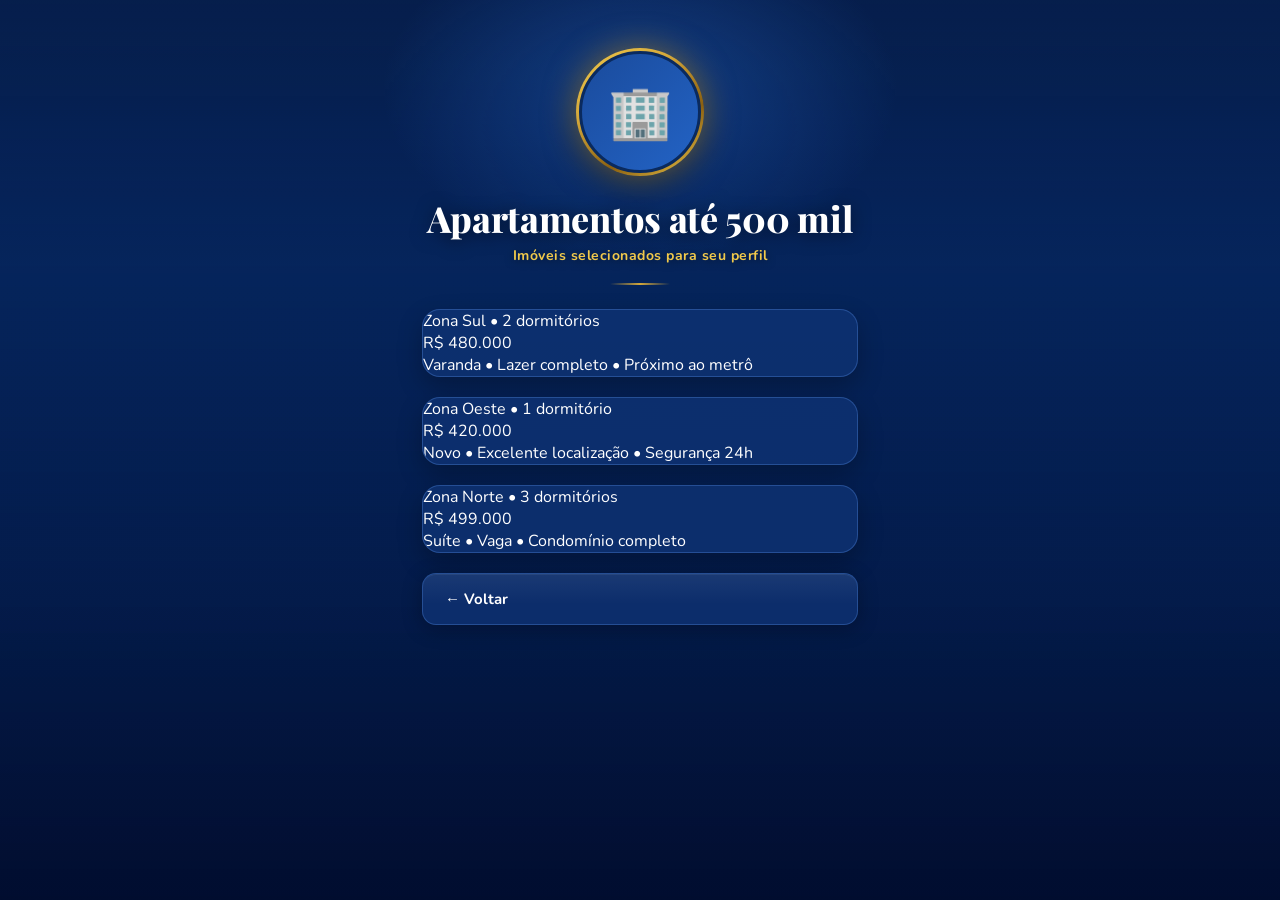
<file: apartamento.html>
<!DOCTYPE html>
<html lang="pt-BR">
<head>
  <meta charset="UTF-8" />
  <meta name="viewport" content="width=device-width, initial-scale=1.0"/>

  <title>Apartamentos até 500 mil</title>

  <link href="https://fonts.googleapis.com/css2?family=Playfair+Display:wght@700;800&family=Nunito:wght@400;600;700;800&display=swap" rel="stylesheet">

  <link rel="stylesheet" href="./style.css" />
  <link rel="stylesheet" href="./apartamentos.css" />
</head>

<body>

<div class="bg">
  <div class="bg-city"></div>
  <div class="bg-glow"></div>
  <div class="bg-particles" id="particles"></div>
</div>

<div class="wrapper">

  <div class="avatar-ring">
    <div class="avatar-placeholder">🏢</div>
  </div>

  <h1 class="profile-name">Apartamentos até 500 mil</h1>
  <p class="profile-sub">Imóveis selecionados para seu perfil</p>

  <div class="divider"></div>

  <div class="property-list">

    <div class="property-card" data-imovel="Apartamento na Zona Sul - 2 dormitórios - R$480 mil">
      <div class="property-title">Zona Sul • 2 dormitórios</div>
      <div class="property-price">R$ 480.000</div>
      <div class="property-desc">Varanda • Lazer completo • Próximo ao metrô</div>
    </div>

    <div class="property-card" data-imovel="Apartamento na Zona Oeste - 1 dormitório - R$420 mil">
      <div class="property-title">Zona Oeste • 1 dormitório</div>
      <div class="property-price">R$ 420.000</div>
      <div class="property-desc">Novo • Excelente localização • Segurança 24h</div>
    </div>

    <div class="property-card" data-imovel="Apartamento na Zona Norte - 3 dormitórios - R$499 mil">
      <div class="property-title">Zona Norte • 3 dormitórios</div>
      <div class="property-price">R$ 499.000</div>
      <div class="property-desc">Suíte • Vaga • Condomínio completo</div>
    </div>

    <a href="index.html" class="btn">
      ← Voltar
    </a>

  </div>

</div>

<script src="./apartamentos.js"></script>

</body>
</html>
</file>
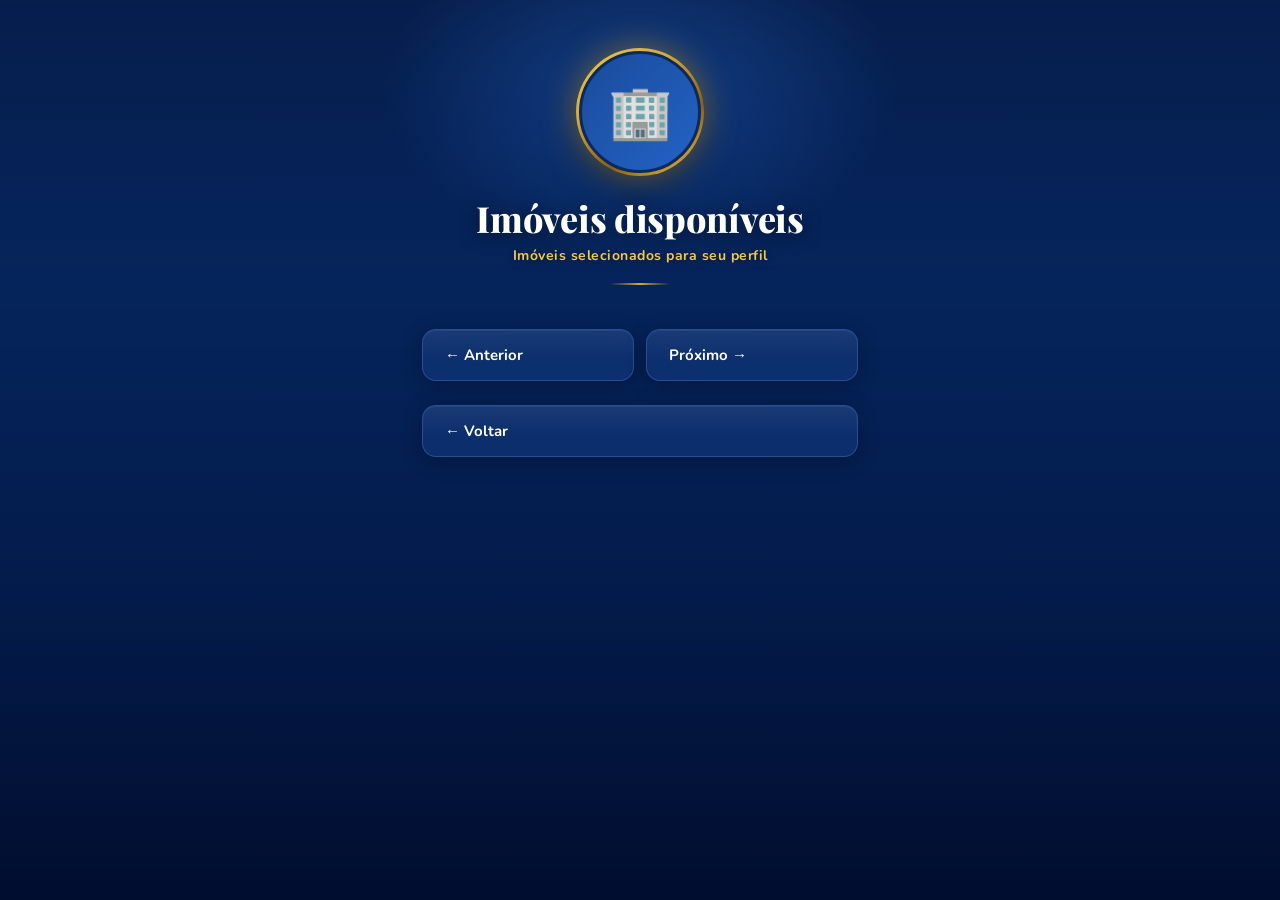
<file: apartamentos.html>
<!DOCTYPE html>
<html lang="pt-BR">
<head>
  <meta charset="UTF-8">
  <meta name="viewport" content="width=device-width, initial-scale=1.0">
  <title>Imóveis Disponíveis</title>

  <link href="https://fonts.googleapis.com/css2?family=Playfair+Display:wght@700;800&family=Nunito:wght@400;600;700;800&display=swap" rel="stylesheet">

  <link rel="stylesheet" href="./style.css">
  <link rel="stylesheet" href="./apartamentos.css">
</head>
<body>

<div class="bg">
  <div class="bg-city"></div>
  <div class="bg-glow"></div>
</div>

<div class="wrapper">
  <div class="avatar-ring">
    <div class="avatar-placeholder">🏢</div>
  </div>

  <h1 class="profile-name">Imóveis disponíveis</h1>
  <p class="profile-sub">Imóveis selecionados para seu perfil</p>

  <div class="divider"></div>

  <div id="propertyList" class="property-list"></div>

  <div class="pagination">
    <button id="prevBtn" class="btn">← Anterior</button>
    <button id="nextBtn" class="btn">Próximo →</button>
  </div>

  <a href="index.html" class="btn back-button">← Voltar</a>
</div>

<script src="./apartamentos.js"></script>
</body>
</html>
</file>
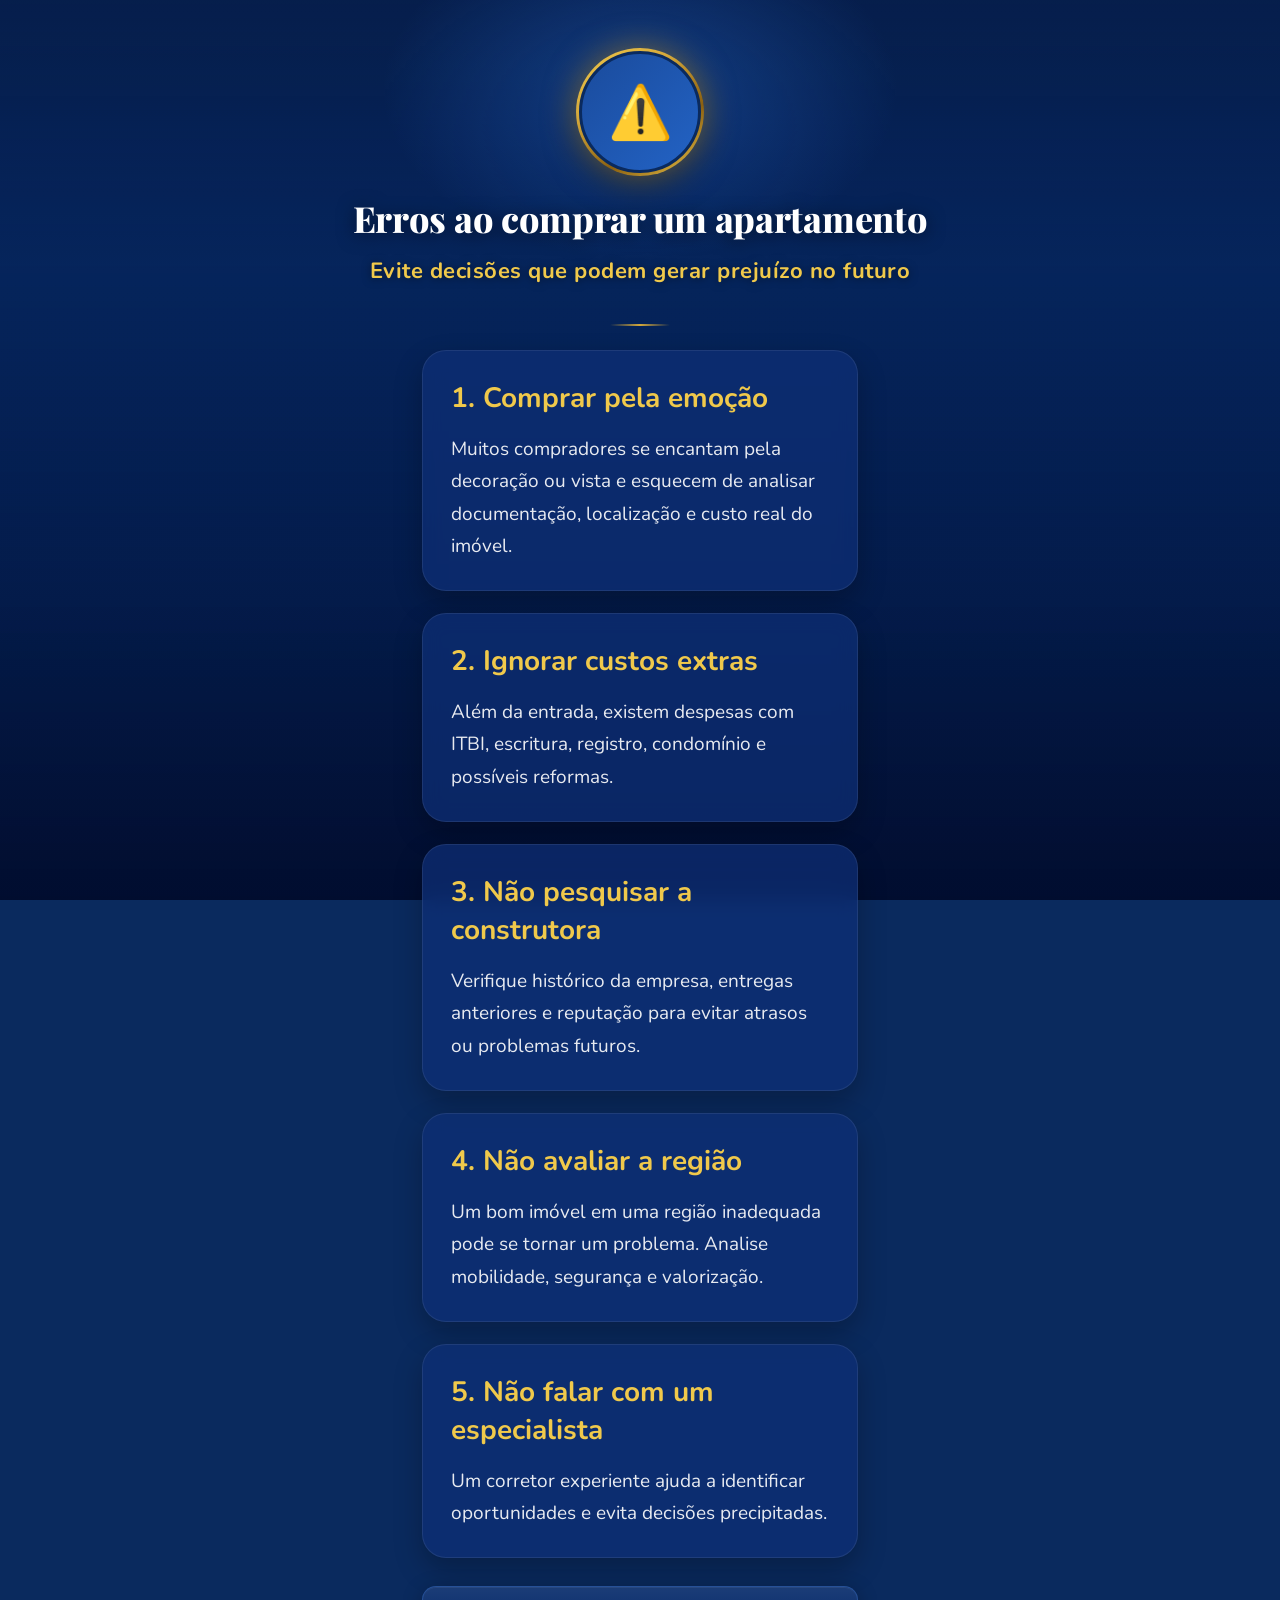
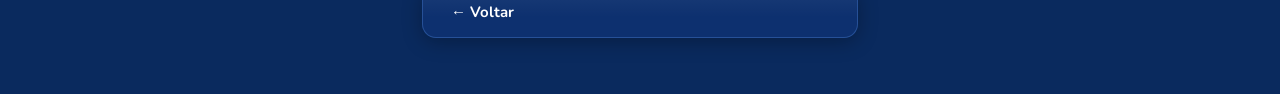
<file: erro-compra.html>
<!DOCTYPE html>
<html lang="pt-BR">
<head>
  <meta charset="UTF-8">
  <meta name="viewport" content="width=device-width, initial-scale=1.0">
  <title>Erros ao comprar um apartamento</title>

  <link href="https://fonts.googleapis.com/css2?family=Playfair+Display:wght@700;800&family=Nunito:wght@400;600;700;800&display=swap" rel="stylesheet">

  <link rel="stylesheet" href="./style.css">
  <link rel="stylesheet" href="./erro-compra.css">
</head>
<body>

<div class="bg">
  <div class="bg-city"></div>
  <div class="bg-glow"></div>
</div>

<div class="wrapper">

  <div class="avatar-ring">
    <div class="avatar-placeholder">⚠️</div>
  </div>

  <h1 class="profile-name">Erros ao comprar um apartamento</h1>
  <p class="profile-sub">Evite decisões que podem gerar prejuízo no futuro</p>

  <div class="divider"></div>

  <div class="tips-container">

    <div class="tip-card">
      <h3>1. Comprar pela emoção</h3>
      <p>
        Muitos compradores se encantam pela decoração ou vista e esquecem de analisar
        documentação, localização e custo real do imóvel.
      </p>
    </div>

    <div class="tip-card">
      <h3>2. Ignorar custos extras</h3>
      <p>
        Além da entrada, existem despesas com ITBI, escritura, registro,
        condomínio e possíveis reformas.
      </p>
    </div>

    <div class="tip-card">
      <h3>3. Não pesquisar a construtora</h3>
      <p>
        Verifique histórico da empresa, entregas anteriores e reputação
        para evitar atrasos ou problemas futuros.
      </p>
    </div>

    <div class="tip-card">
      <h3>4. Não avaliar a região</h3>
      <p>
        Um bom imóvel em uma região inadequada pode se tornar um problema.
        Analise mobilidade, segurança e valorização.
      </p>
    </div>

    <div class="tip-card">
      <h3>5. Não falar com um especialista</h3>
      <p>
        Um corretor experiente ajuda a identificar oportunidades e evita
        decisões precipitadas.
      </p>
    </div>

  </div>

  <a href="index.html" class="btn back-button">
    ← Voltar
  </a>

</div>

</body>
</html>
</file>
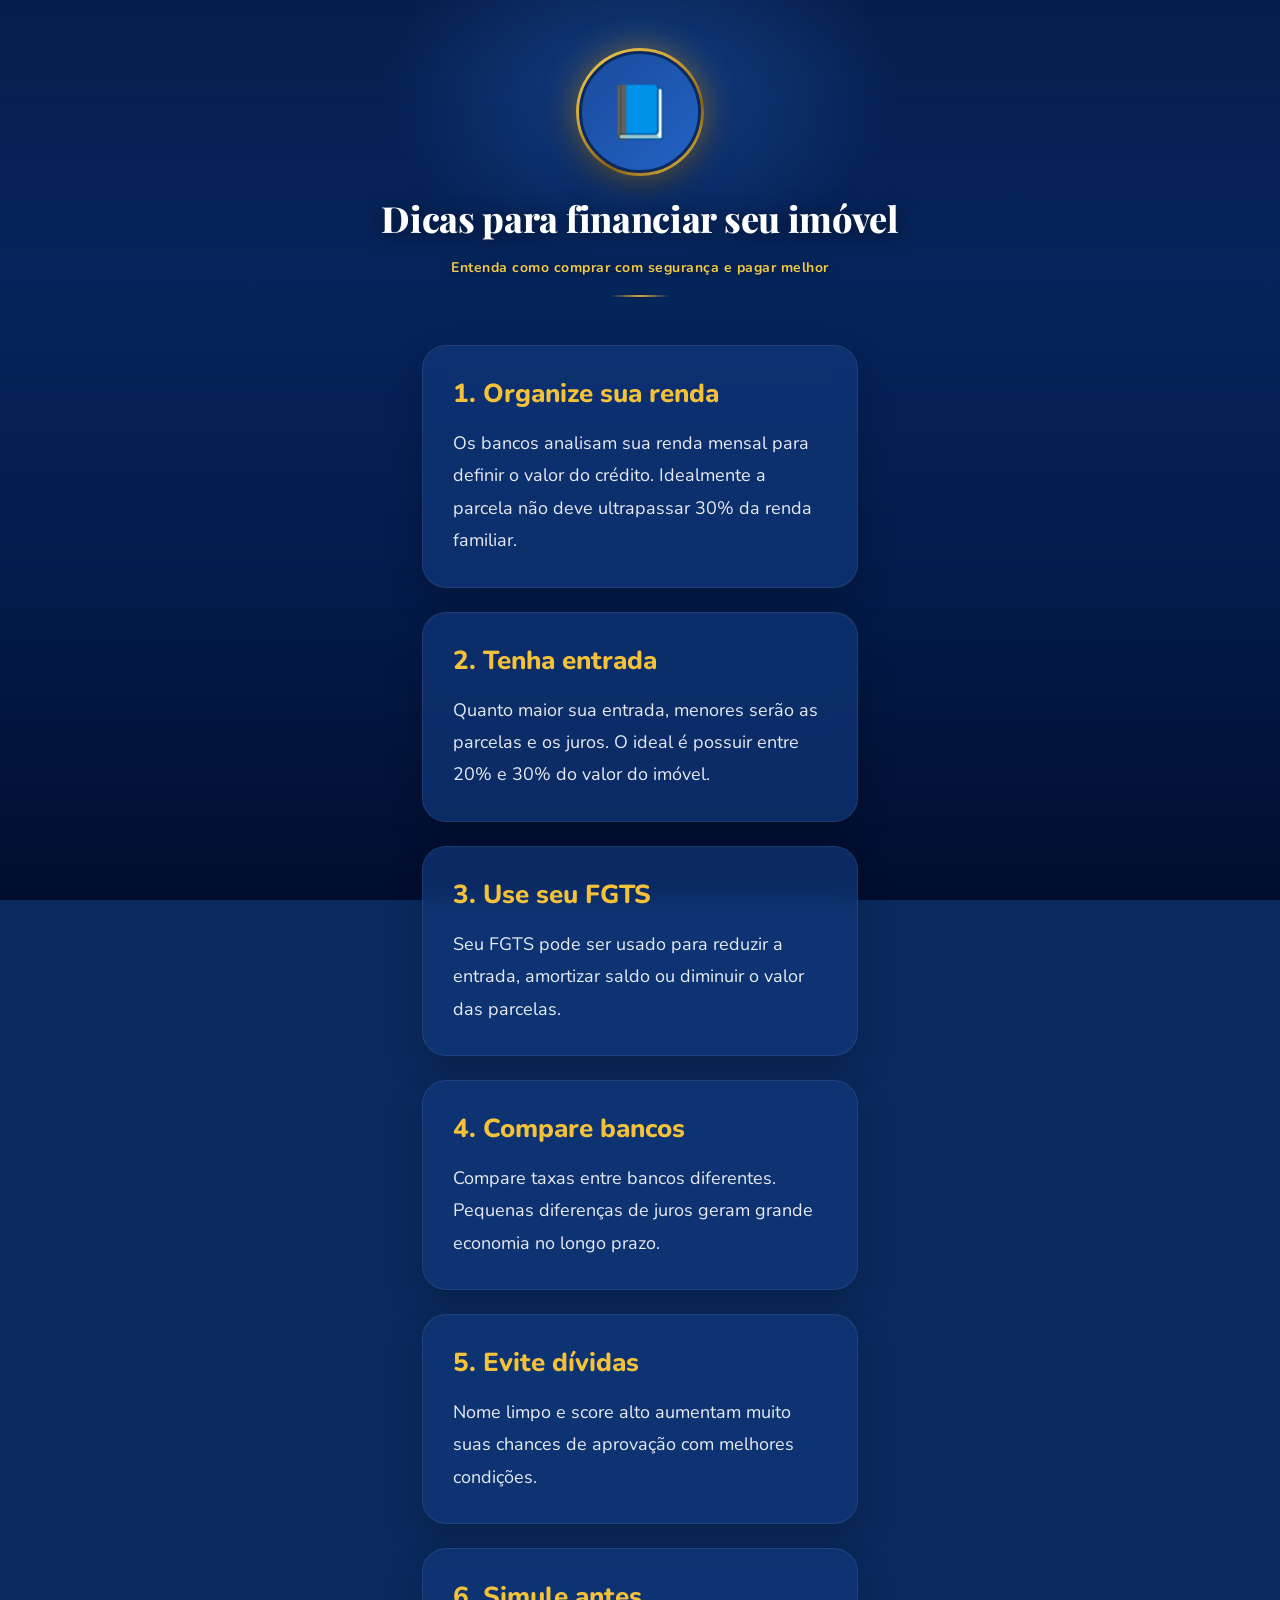
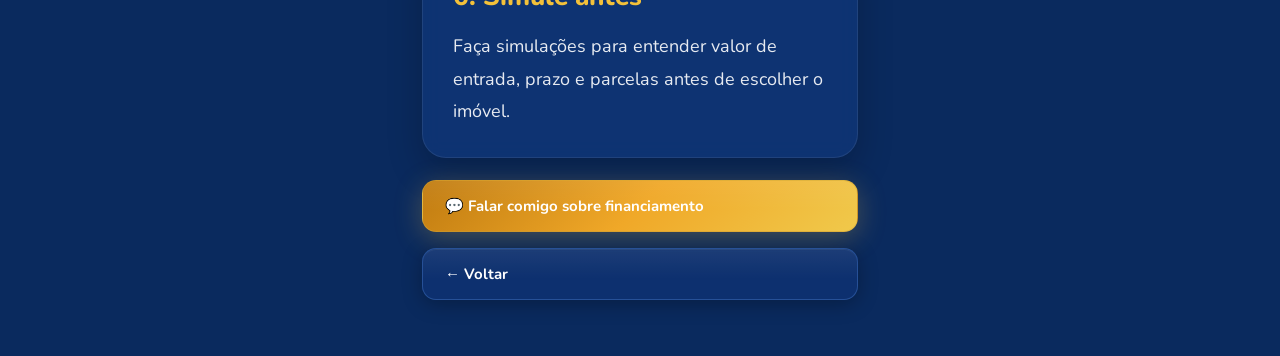
<file: financiamento.html>
<!DOCTYPE html>
<html lang="pt-BR">
<head>
  <meta charset="UTF-8">
  <meta name="viewport" content="width=device-width, initial-scale=1.0">
  <title>Dicas para Financiar seu Imóvel</title>

  <link href="https://fonts.googleapis.com/css2?family=Playfair+Display:wght@700;800&family=Nunito:wght@400;600;700;800&display=swap" rel="stylesheet">

  <link rel="stylesheet" href="./style.css">
  <link rel="stylesheet" href="./financiamento.css">
</head>
<body>

<div class="bg">
  <div class="bg-city"></div>
  <div class="bg-glow"></div>
</div>

<div class="wrapper">

  <div class="avatar-ring">
    <div class="avatar-placeholder">📘</div>
  </div>

  <h1 class="profile-name">Dicas para financiar seu imóvel</h1>
  <p class="profile-sub">Entenda como comprar com segurança e pagar melhor</p>

  <div class="divider"></div>

  <div class="tips-grid">

    <div class="tip-card">
      <h3>1. Organize sua renda</h3>
      <p>
        Os bancos analisam sua renda mensal para definir o valor do crédito.
        Idealmente a parcela não deve ultrapassar 30% da renda familiar.
      </p>
    </div>

    <div class="tip-card">
      <h3>2. Tenha entrada</h3>
      <p>
        Quanto maior sua entrada, menores serão as parcelas e os juros.
        O ideal é possuir entre 20% e 30% do valor do imóvel.
      </p>
    </div>

    <div class="tip-card">
      <h3>3. Use seu FGTS</h3>
      <p>
        Seu FGTS pode ser usado para reduzir a entrada, amortizar saldo
        ou diminuir o valor das parcelas.
      </p>
    </div>

    <div class="tip-card">
      <h3>4. Compare bancos</h3>
      <p>
        Compare taxas entre bancos diferentes. Pequenas diferenças de juros
        geram grande economia no longo prazo.
      </p>
    </div>

    <div class="tip-card">
      <h3>5. Evite dívidas</h3>
      <p>
        Nome limpo e score alto aumentam muito suas chances de aprovação
        com melhores condições.
      </p>
    </div>

    <div class="tip-card">
      <h3>6. Simule antes</h3>
      <p>
        Faça simulações para entender valor de entrada, prazo e parcelas
        antes de escolher o imóvel.
      </p>
    </div>

  </div>

 <a href="https://wa.me/5511940671399" target="_blank" class="btn btn-gold contact-btn">
  💬 Falar comigo sobre financiamento
</a>

<a href="index.html" class="btn back-button">
  ← Voltar
</a>

</div>

</body>
</html>
</file>
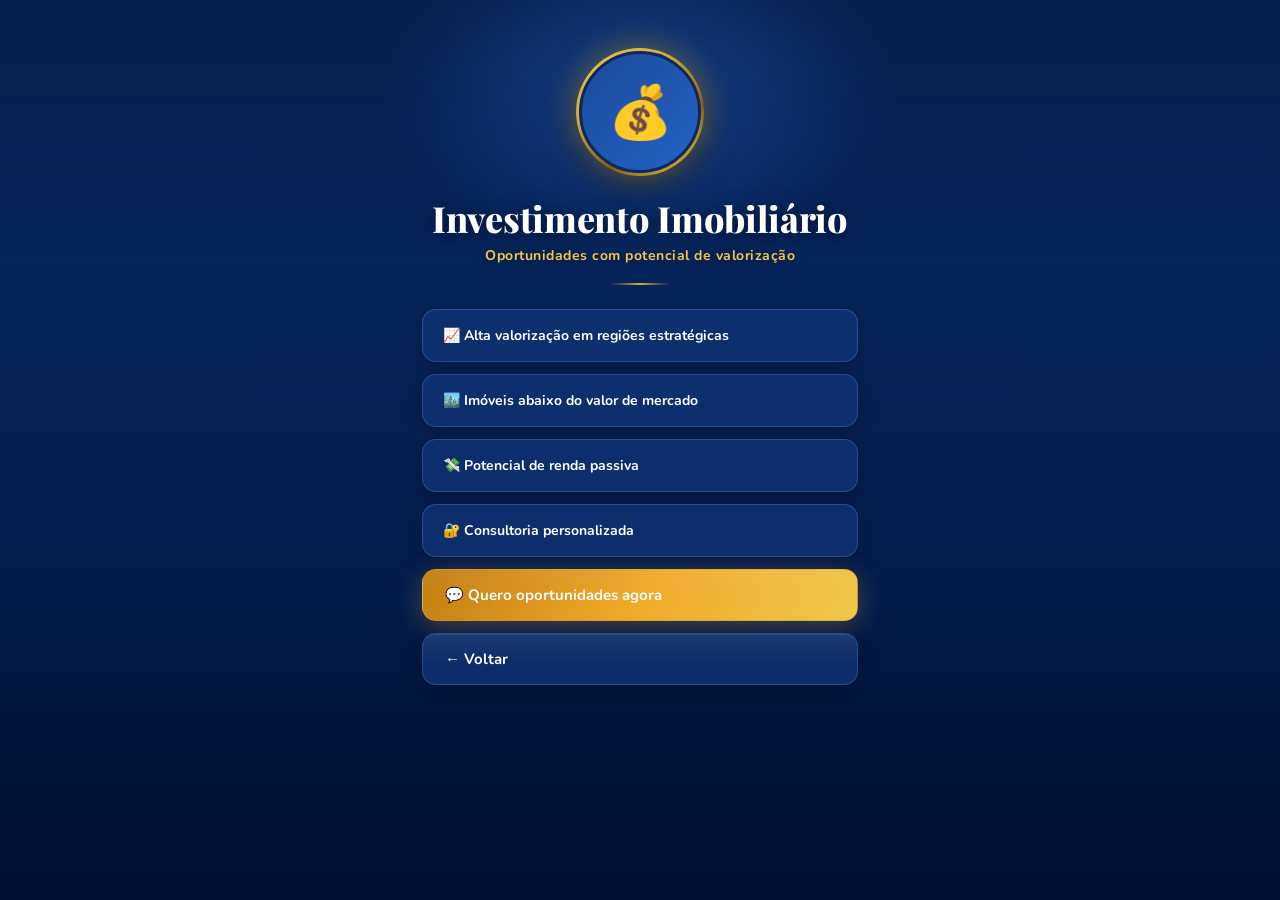
<file: investimento.html>
<!DOCTYPE html>
<html lang="pt-BR">
<head>
  <meta charset="UTF-8" />
  <meta name="viewport" content="width=device-width, initial-scale=1.0"/>

  <title>Oportunidades de Investimento</title>

  <link href="https://fonts.googleapis.com/css2?family=Playfair+Display:wght@700;800&family=Nunito:wght@400;600;700;800&display=swap" rel="stylesheet">

  <link rel="stylesheet" href="./style.css" />
  <link rel="stylesheet" href="./investimento.css" />
</head>

<body>

<div class="bg">
  <div class="bg-city"></div>
  <div class="bg-glow"></div>
  <div class="bg-particles" id="particles"></div>
</div>

<div class="wrapper">

  <div class="avatar-ring">
    <div class="avatar-placeholder">💰</div>
  </div>

  <h1 class="profile-name">Investimento Imobiliário</h1>
  <p class="profile-sub">Oportunidades com potencial de valorização</p>

  <div class="divider"></div>

  <div class="links">

    <div class="info-card">
      <div class="info-item">📈 Alta valorização em regiões estratégicas</div>
      <div class="info-item">🏙️ Imóveis abaixo do valor de mercado</div>
      <div class="info-item">💸 Potencial de renda passiva</div>
      <div class="info-item">🔐 Consultoria personalizada</div>
    </div>

    <a id="btnWhatsapp" href="#" class="btn btn-gold">
      💬 Quero oportunidades agora
    </a>

    <a href="index.html" class="btn">
      ← Voltar
    </a>

  </div>

</div>

<script src="./investimento.js"></script>

</body>
</html>
</file>
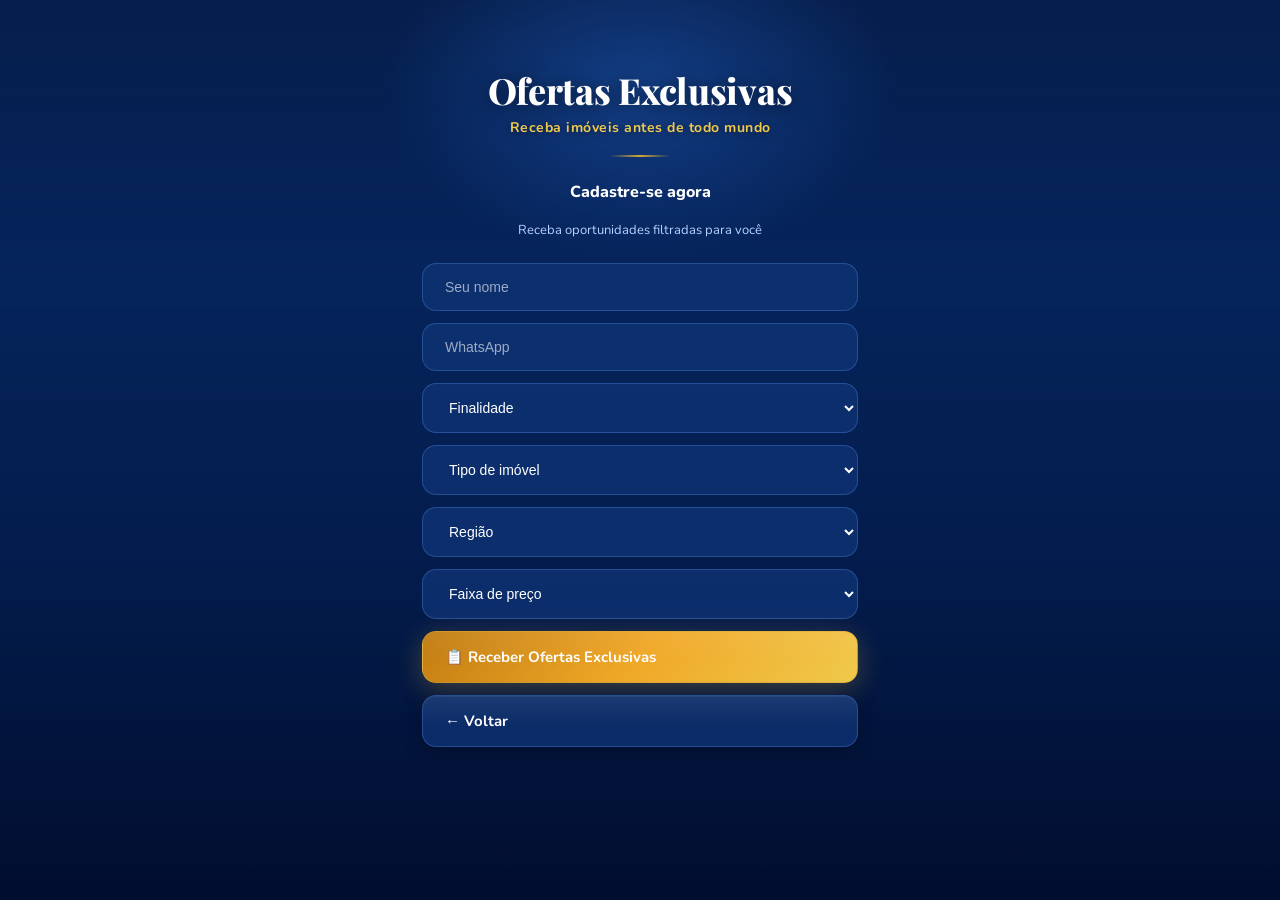
<file: oferta.html>
<!DOCTYPE html>
<html lang="pt-BR">
<head>
  <meta charset="UTF-8" />
  <meta name="viewport" content="width=device-width, initial-scale=1.0"/>

  <title>Ofertas Exclusivas</title>

  <!-- FONTES -->
  <link href="https://fonts.googleapis.com/css2?family=Playfair+Display:wght@700;800&family=Nunito:wght@400;600;700;800&display=swap" rel="stylesheet">

  <!-- 🔥 IMPORTANTE: primeiro o global -->
  <link rel="stylesheet" href="./style.css" />

  <!-- depois o específico -->
  <link rel="stylesheet" href="./oferta.css" />
</head>

<body>

<!-- BACKGROUND (igual index) -->
<div class="bg">
  <div class="bg-city"></div>
  <div class="bg-glow"></div>
  <div class="bg-particles" id="particles"></div>
</div>

<div class="wrapper">
  <!-- TÍTULO -->
  <h1 class="profile-name">Ofertas Exclusivas</h1>
  <p class="profile-sub">Receba imóveis antes de todo mundo</p>

  <div class="divider"></div>

  <!-- FORM -->
  <div class="links">

    <div class="form-title">Cadastre-se agora</div>
    <div class="form-sub">Receba oportunidades filtradas para você</div>

    <form id="leadForm" class="form-card">

      <input class="form-input" type="text" id="nome" placeholder="Seu nome" required />

      <input class="form-input" type="text" id="whatsapp" placeholder="WhatsApp" required />

      <select class="form-input" id="finalidade">
        <option value="">Finalidade</option>  
        <option>Moradia</option>
        <option>Investimento</option>        
      </select>

      <select class="form-input" id="tipologia">
        <option value="">Tipo de imóvel</option>  
        <option>Apartamento studio</option>
        <option>Apartamento 1 dormitório</option>
        <option>Apartamento 2 dormitórios</option>
        <option>Apartamento 3 dormitórios</option>   
      </select>

      <select class="form-input" id="regiao">
        <option value="">Região</option>  
        <option>Centro</option>
        <option>Sul</option>
        <option>Leste</option>
        <option>Norte</option>
        <option>Oeste</option>   
      </select>

      <select class="form-input" id="faixaPreco">
        <option value="">Faixa de preço</option>
        <option>Até 300 mil</option>
        <option>300 a 500 mil</option>
        <option>500 mil+</option>
      </select>

      <button class="btn btn-gold" type="submit">
        📋 Receber Ofertas Exclusivas
      </button>

    </form>

    <!-- VOLTAR -->
    <a href="index.html" class="btn">
      ← Voltar
    </a>

  </div>

</div>

<script src="./oferta.js"></script>

</body>
</html>
</file>
<file: style.css>
*, *::before, *::after { box-sizing: border-box; margin: 0; padding: 0; }

:root {
  --gold:   #d4a83a;
  --gold2:  #f0c94b;
  --blue1:  #0a2a5e;
  --blue2:  #1a4b9c;
  --blue3:  #2363c5;
  --btn-bg: rgba(15,50,115,0.82);
  --btn-border: rgba(100,160,255,0.28);
  --btn-hover: rgba(30,80,170,0.95);
  --green:  #25d366;
  --green2: #1da851;
  --amber:  #c07b10;
  --amber2: #f0a828;
  --white:  #ffffff;
  --text-sub: #b8d0ff;
}

html, body {
  min-height: 100%;
}

body {
  font-family: 'Nunito', sans-serif;
  background: var(--blue1);
  display: flex;
  justify-content: center;
  align-items: flex-start;
  min-height: 100vh;
  overflow-x: hidden;
}

/* ── BACKGROUND ── */
.bg {
  position: fixed;
  inset: 0;
  z-index: 0;
  overflow: hidden;
}
.bg-city {
  width: 100%;
  height: 100%;
  background:
    linear-gradient(180deg,
      rgba(4,16,50,0.45) 0%,
      rgba(8,35,85,0.60) 30%,
      rgba(6,25,65,0.78) 65%,
      rgba(3,12,40,0.92) 100%
    ),
    url('https://images.unsplash.com/photo-1543059080-f9b1272213d5?w=1000&q=85&fit=crop&crop=top') center top/cover no-repeat;
  filter: saturate(1.2) brightness(0.95);
}
.bg-glow {
  position: absolute;
  top: -80px;
  left: 50%;
  transform: translateX(-50%);
  width: 520px;
  height: 340px;
  background: radial-gradient(ellipse, rgba(36,99,197,0.45) 0%, transparent 70%);
  pointer-events: none;
}
.bg-particles {
  position: absolute;
  inset: 0;
  pointer-events: none;
}
.particle {
  position: absolute;
  border-radius: 50%;
  background: rgba(212,168,58,0.18);
  animation: drift linear infinite;
}

@keyframes drift {
  0%   { transform: translateY(0) scale(1); opacity: 0; }
  10%  { opacity: 1; }
  90%  { opacity: 0.6; }
  100% { transform: translateY(-120vh) scale(0.4); opacity: 0; }
}

/* ── WRAPPER ── */
.wrapper {
  position: relative;
  z-index: 1;
  width: 100%;
  max-width: 480px;
  padding: 48px 22px 56px;
  display: flex;
  flex-direction: column;
  align-items: center;
  gap: 0;
}

/* ── AVATAR ── */
.avatar-ring {
  width: 128px;
  height: 128px;
  border-radius: 50%;
  padding: 3px;
  background: linear-gradient(145deg, var(--gold2), var(--gold), #8b6010, var(--gold2));
  box-shadow: 0 0 32px rgba(212,168,58,0.5), 0 8px 32px rgba(0,0,0,0.5);
  animation: fadeDown 0.7s ease both;
  flex-shrink: 0;
}
.avatar-ring img {
  width: 100%;
  height: 100%;
  border-radius: 50%;
  object-fit: cover;
  border: 3px solid var(--blue1);
  display: block;
}
.avatar-placeholder {
  width: 100%;
  height: 100%;
  border-radius: 50%;
  background: linear-gradient(135deg, var(--blue2), var(--blue3));
  border: 3px solid var(--blue1);
  display: flex;
  align-items: center;
  justify-content: center;
  font-size: 52px;
}

/* ── NAME / SUBTITLE ── */
.profile-name {
  font-family: 'Playfair Display', serif;
  font-size: clamp(28px, 7vw, 36px);
  font-weight: 800;
  color: var(--white);
  text-align: center;
  text-shadow: 0 2px 18px rgba(0,0,0,0.6);
  margin-top: 18px;
  animation: fadeDown 0.75s 0.1s ease both;
  letter-spacing: -0.3px;
}
.profile-sub {
  font-size: 14px;
  font-weight: 700;
  color: var(--gold2);
  text-align: center;
  letter-spacing: 0.5px;
  margin-top: 4px;
  text-shadow: 0 1px 8px rgba(0,0,0,0.5);
  animation: fadeDown 0.75s 0.18s ease both;
}

/* ── DIVIDER ── */
.divider {
  width: 60px;
  height: 2px;
  background: linear-gradient(90deg, transparent, var(--gold), transparent);
  margin: 18px auto 24px;
  animation: fadeDown 0.75s 0.22s ease both;
}

/* ── BUTTONS ── */
.links {
  width: 100%;
  display: flex;
  flex-direction: column;
  gap: 12px;
}

.btn {
  width: 100%;
  display: flex;
  align-items: center;
  gap: 14px;
  padding: 15px 22px;
  border-radius: 14px;
  border: 1px solid var(--btn-border);
  background: var(--btn-bg);
  backdrop-filter: blur(10px);
  -webkit-backdrop-filter: blur(10px);
  color: var(--white);
  font-family: 'Nunito', sans-serif;
  font-size: 15px;
  font-weight: 700;
  text-decoration: none;
  cursor: pointer;
  transition: transform 0.18s ease, background 0.2s ease, box-shadow 0.2s ease, border-color 0.2s ease;
  box-shadow: 0 4px 20px rgba(0,0,0,0.28), inset 0 1px 0 rgba(255,255,255,0.06);
  position: relative;
  overflow: hidden;
}
.btn::after {
  content: '';
  position: absolute;
  inset: 0;
  background: linear-gradient(180deg, rgba(255,255,255,0.06) 0%, transparent 60%);
  pointer-events: none;
  border-radius: inherit;
}
.btn:hover {
  transform: translateY(-3px) scale(1.012);
  background: var(--btn-hover);
  border-color: rgba(140,190,255,0.45);
  box-shadow: 0 10px 36px rgba(0,0,0,0.4), 0 0 16px rgba(60,120,255,0.25);
}
.btn:active {
  transform: translateY(0) scale(0.99);
}

/* Ripple */
.btn .ripple {
  position: absolute;
  border-radius: 50%;
  background: rgba(255,255,255,0.22);
  transform: scale(0);
  animation: rippleAnim 0.5s ease-out forwards;
  pointer-events: none;
}
@keyframes rippleAnim {
  to { transform: scale(4); opacity: 0; }
}

.btn-icon {
  font-size: 22px;
  flex-shrink: 0;
  line-height: 1;
  filter: drop-shadow(0 1px 3px rgba(0,0,0,0.4));
}
.btn-label { flex: 1; text-align: left; line-height: 1.2; }

/* WhatsApp CTA */
.btn-whatsapp {
  background: linear-gradient(135deg, var(--green2), var(--green));
  border-color: rgba(37,211,102,0.4);
  font-size: 16px;
  padding: 17px 22px;
  box-shadow: 0 6px 28px rgba(37,211,102,0.35);
}
.btn-whatsapp:hover {
  background: linear-gradient(135deg, #17c459, #2fe374);
  border-color: rgba(37,211,102,0.7);
  box-shadow: 0 12px 40px rgba(37,211,102,0.5);
}

/* Gold CTA */
.btn-gold {
  background: linear-gradient(135deg, var(--amber), var(--amber2), var(--gold2));
  border-color: rgba(212,168,58,0.5);
  box-shadow: 0 6px 28px rgba(212,168,58,0.3);
}
.btn-gold:hover {
  background: linear-gradient(135deg, #d08a1a, #f5bc3a, #ffe580);
  border-color: rgba(212,168,58,0.8);
  box-shadow: 0 12px 40px rgba(212,168,58,0.5);
}

/* ── SOCIAL ── */
.social-section {
  width: 100%;
  margin-top: 30px;
  text-align: center;
}
.social-label {
  font-size: 12px;
  font-weight: 700;
  color: var(--text-sub);
  letter-spacing: 1.4px;
  text-transform: uppercase;
  display: flex;
  align-items: center;
  gap: 10px;
  justify-content: center;
  margin-bottom: 18px;
}
.social-label::before, .social-label::after {
  content: '';
  flex: 1;
  max-width: 60px;
  height: 1px;
  background: linear-gradient(90deg, transparent, rgba(120,170,255,0.4));
}
.social-label::after {
  background: linear-gradient(90deg, rgba(120,170,255,0.4), transparent);
}

.social-icons {
  display: flex;
  justify-content: center;
  gap: 20px;
}
.social-btn {
  display: flex;
  flex-direction: column;
  align-items: center;
  gap: 7px;
  text-decoration: none;
  color: var(--white);
  font-size: 11px;
  font-weight: 700;
  letter-spacing: 0.3px;
  transition: transform 0.2s ease;
}
.social-btn:hover { transform: translateY(-4px) scale(1.08); }
.social-icon {
  width: 58px;
  height: 58px;
  border-radius: 16px;
  display: flex;
  align-items: center;
  justify-content: center;
  font-size: 28px;
  box-shadow: 0 6px 22px rgba(0,0,0,0.4);
  transition: box-shadow 0.2s;
}
.social-btn:hover .social-icon { box-shadow: 0 12px 32px rgba(0,0,0,0.5); }

.icon-instagram { background: linear-gradient(135deg,#f09433,#e6683c,#dc2743,#cc2366,#bc1888); }
.icon-tiktok    { background: #010101; }
.icon-whatsapp  { background: linear-gradient(135deg, #25d366, #128c7e); }

/* ── FOOTER ── */
.footer {
  margin-top: 36px;
  font-size: 11px;
  color: rgba(180,200,255,0.4);
  text-align: center;
  letter-spacing: 0.3px;
}

/* ── ANIMATIONS ── */
@keyframes fadeDown {
  from { opacity: 0; transform: translateY(-14px); }
  to   { opacity: 1; transform: translateY(0); }
}

.btn { opacity: 0; animation: fadeUp 0.55s ease both; }
@keyframes fadeUp {
  from { opacity: 0; transform: translateY(20px); }
  to   { opacity: 1; transform: translateY(0); }
}

.social-section { opacity: 0; animation: fadeUp 0.55s ease both; }
</file>
<file: apartamentos.css>
.property-list {
  width: 100%;
  display: flex;
  flex-direction: column;
  gap: 20px;
}

.property-card {
  background: var(--btn-bg);
  border: 1px solid var(--btn-border);
  border-radius: 18px;
  overflow: hidden;
  color: white;
  transition: all 0.25s ease;
  box-shadow: 0 10px 25px rgba(0,0,0,0.25);
}

.property-card:hover {
  transform: translateY(-4px);
  background: var(--btn-hover);
}

.property-card img {
  width: 100%;
  height: 220px;
  object-fit: cover;
  display: block;
}

.property-content {
  padding: 18px;
}

.property-content h3 {
  font-size: 22px;
  margin-bottom: 8px;
}

.property-content p {
  color: var(--text-sub);
  margin-bottom: 12px;
}

.property-content strong {
  display: block;
  color: var(--gold2);
  font-size: 22px;
  margin-bottom: 16px;
}

.property-actions {
  display: flex;
  gap: 10px;
  flex-wrap: wrap;
}

.property-actions .btn {
  flex: 1;
  text-align: center; 
}

.pagination {
  display: flex;
  gap: 12px;
  width: 100%;
  margin-top: 20px;
}

.pagination .btn {
  flex: 1;
}

.empty-message {
  text-align: center;
  color: white;
  padding: 30px;
}

.back-button {
  margin-top: 24px;
}

button:disabled {
  opacity: 0.45;
  cursor: not-allowed;
  pointer-events: none;
}
</file>
<file: erro-compra.css>
.profile-name {
  font-family: 'Playfair Display', serif;
  font-size: clamp(28px, 7vw, 36px);
  font-weight: 800;
  color: white;
  text-align: center;
  margin-bottom: 10px;
  white-space: nowrap;
}

.profile-sub {
  text-align: center;
  color: var(--gold2);
  font-size: 22px;
  margin-bottom: 20px;
  white-space: nowrap;
}

.tips-container {
  width: 100%;
  max-width: 760px;
  display: flex;
  flex-direction: column;
  gap: 22px;
  margin: 0 auto;
}

.tip-card {
  width: 100%;
  background: rgba(15, 48, 120, 0.72);
  border: 1px solid rgba(255,255,255,0.08);
  border-radius: 24px;
  padding: 28px;
  color: white;
  backdrop-filter: blur(10px);
  box-shadow: 0 12px 28px rgba(0,0,0,0.25);
  transition: 0.25s ease;
}

.tip-card:hover {
  transform: translateY(-4px);
  background: rgba(15, 48, 120, 0.82);
}

.tip-card h3 {
  font-size: 28px;
  margin-bottom: 16px;
  color: var(--gold2);
}

.tip-card p {
  font-size: 19px;
  line-height: 1.7;
  color: rgba(255,255,255,0.9);
}

.back-button {
  width: 100%;
  max-width: 760px;
  margin: 28px auto 0;
  display: flex;
  justify-content: flex-start;
  align-items: center;
  padding-left: 28px;
  text-align: left;
}

@media (max-width: 768px) {
  .profile-name {
    white-space: normal;
    font-size: 40px;
    line-height: 1.15;
  }

  .profile-sub {
    font-size: 18px;
  }

  .tip-card {
    padding: 22px;
  }

  .tip-card h3 {
    font-size: 22px;
  }

  .tip-card p {
    font-size: 16px;
  }
}
</file>
<file: financiamento.css>
.tips-grid {
  width: 100%;
  max-width: 760px;
  display: flex;
  flex-direction: column;
  gap: 24px;
  margin-top: 24px;
  align-items: center;
}

.tip-card {
  width: 100%;
  background: rgba(17, 56, 125, 0.68);
  backdrop-filter: blur(10px);
  border: 1px solid rgba(255,255,255,0.08);
  border-radius: 24px;
  padding: 30px;
  color: white;
  transition: 0.3s;
  box-shadow: 0 14px 35px rgba(0,0,0,0.22);
}

.tip-card:hover {
  transform: translateY(-5px);
  background: rgba(17, 56, 125, 0.78);
}

.tip-card h3 {
  color: #f3c13a;
  font-size: 26px;
  margin-bottom: 16px;
  font-weight: 800;
}

.tip-card p {
  font-size: 18px;
  line-height: 1.8;
  color: rgba(255,255,255,0.90);
}

.contact-btn,
.back-button {
  width: 100%;
  max-width: 760px;
  text-align: center;
  margin-top: 22px;
}

.back-button {
  margin-top: 16px;
}

.profile-name {
  font-family: 'Playfair Display', serif;
  font-size: clamp(28px, 7vw, 36px);
  font-weight: 800;
  color: white;
  text-align: center;
  margin-bottom: 12px;
  white-space: nowrap;
}

@media (max-width: 768px) {
  .tips-grid,
  .contact-btn,
  .back-button {
    max-width: 100%;
  }

  .tip-card {
    padding: 22px;
  }

  .tip-card h3 {
    font-size: 22px;
  }

  .tip-card p {
    font-size: 16px;
  }

  .profile-name {
    white-space: normal;
    font-size: 38px;
    line-height: 1.1;
  }
}
</file>
<file: investimento.css>
.wrapper {
  margin: 0 auto;
}

.info-card {
  width: 100%;
  display: flex;
  flex-direction: column;
  gap: 12px;
}

.info-item {
  width: 100%;
  padding: 16px 20px;
  border-radius: 14px;
  border: 1px solid var(--btn-border);
  background: var(--btn-bg);
  color: white;
  font-size: 14px;
  font-weight: 700;
  text-align: left;
  box-shadow: 0 4px 18px rgba(0,0,0,0.25);
  animation: fadeUp 0.5s ease forwards;
}
</file>
<file: oferta.css>
/* 🔥 GARANTE CENTRALIZAÇÃO IGUAL AO INDEX */
.wrapper {
  margin: 0 auto;
}

/* FORM */
.form-card {
  width: 100%;
  display: flex;
  flex-direction: column;
  gap: 12px;
}

/* INPUT PADRÃO BOTÃO */
.form-input {
  width: 100%;
  padding: 15px 22px;
  border-radius: 14px;
  border: 1px solid var(--btn-border);
  background: var(--btn-bg);
  color: white;
  font-size: 14px;
  outline: none;
  transition: all 0.2s ease;
}

/* PLACEHOLDER */
.form-input::placeholder {
  color: rgba(255,255,255,0.6);
}

/* FOCO */
.form-input:focus {
  border-color: var(--gold);
  box-shadow: 0 0 10px rgba(212,168,58,0.4);
}

/* TITULOS */
.form-title {
  text-align: center;
  color: white;
  font-weight: 800;
  margin-bottom: 6px;
}

.form-sub {
  text-align: center;
  font-size: 13px;
  color: var(--text-sub);
  margin-bottom: 12px;
}

/* ANIMAÇÃO IGUAL BOTÕES */
.form-input {
  opacity: 0;
  animation: fadeUp 0.5s ease forwards;
}
</file>
